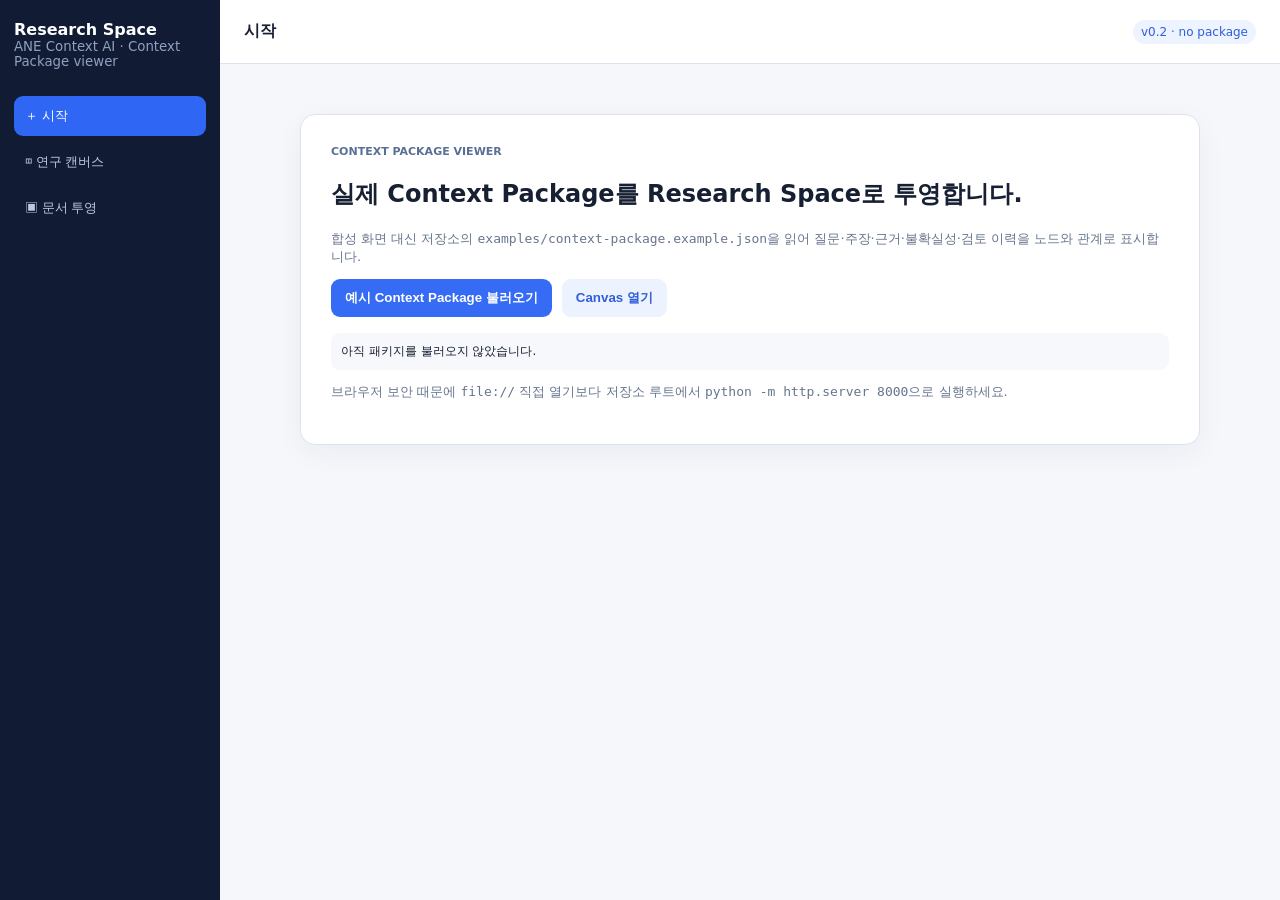
<file: prototypes/research-space/index.html>
<!doctype html>
<html lang="ko">
<head>
  <meta charset="utf-8">
  <meta name="viewport" content="width=device-width,initial-scale=1">
  <title>Research Space v0.2</title>
  <style>
    *{box-sizing:border-box}body{margin:0;font-family:system-ui,-apple-system,sans-serif;background:#f5f7fb;color:#172033}.app{display:grid;grid-template-columns:220px 1fr;min-height:100vh}.side{background:#111c34;color:#fff;padding:20px 14px}.brand{font-weight:800;margin-bottom:24px}.brand small{display:block;color:#91a0c1;font-weight:400}.nav button{width:100%;border:0;background:transparent;color:#bec9de;text-align:left;padding:11px;border-radius:9px;margin:3px 0;cursor:pointer}.nav button.active,.nav button:hover{background:#2f67f4;color:#fff}.main{min-width:0}.top{height:64px;background:#fff;border-bottom:1px solid #dde3ee;display:flex;align-items:center;justify-content:space-between;padding:0 24px}.view{display:none;padding:26px}.view.active{display:block}.panel{background:#fff;border:1px solid #dce3ee;border-radius:15px;box-shadow:0 8px 28px #1720330d}.new{max-width:900px;padding:30px;margin:24px auto}.actions{display:flex;gap:10px;flex-wrap:wrap}.primary,.secondary{border:0;border-radius:9px;padding:10px 14px;cursor:pointer;font-weight:800}.primary{background:#356bf5;color:#fff}.secondary{background:#edf2ff;color:#315fd8}.meta{font-size:13px;color:#67758d}.tag{font-size:11px;color:#597096;font-weight:800;text-transform:uppercase}.canvas{display:grid;grid-template-columns:190px minmax(620px,1fr) 300px;gap:14px;height:calc(100vh - 116px)}.tool,.inspect{padding:16px}.legend{display:grid;gap:7px;margin-top:14px}.legend span{display:flex;gap:7px;align-items:center;font-size:12px;color:#66758c}.dot{width:10px;height:10px;border-radius:99px;display:inline-block}.graph{position:relative;overflow:auto;min-height:620px;background-image:radial-gradient(#dce4f0 1px,transparent 1px);background-size:20px 20px}.graph-inner{position:relative;min-width:1180px;min-height:720px}.edge-layer{position:absolute;inset:0;pointer-events:none;overflow:visible}.edge{stroke:#9aacbf;stroke-width:1.5;fill:none;marker-end:url(#arrow)}.edge-label{font-size:10px;fill:#607087}.node{position:absolute;width:190px;min-height:80px;padding:12px;border:1px solid #cad5e5;border-radius:11px;background:#fff;box-shadow:0 6px 18px #18223a12;cursor:pointer}.node.selected{outline:3px solid #356bf53d}.node.question{border-color:#7298f5}.node.claim{border-color:#52b788}.node.evidence{border-color:#d6a84b}.node.uncertainty{border-color:#e07a7a}.node.review,.node.provenance{border-style:dashed}.node .label{display:block;font-size:13px;line-height:1.35;margin-top:5px}.inspect h3{margin:0 0 6px}.inspect pre{white-space:pre-wrap;word-break:break-word;background:#f6f8fc;border-radius:9px;padding:10px;font-size:11px;max-height:280px;overflow:auto}.status{display:inline-block;padding:5px 8px;border-radius:999px;background:#edf3ff;color:#315fd8;font-size:12px}.load-state{margin-top:16px;padding:10px;border-radius:9px;background:#f6f8fc;font-size:12px}.manu{max-width:980px;margin:auto;display:grid;grid-template-columns:1fr 250px;gap:16px}.paper{padding:38px}.paper h1{font-size:28px}.paper p{line-height:1.75}.outline{padding:18px}.count-list{display:grid;gap:8px;font-size:13px}@media(max-width:980px){.app{grid-template-columns:76px 1fr}.brand{font-size:0}.brand:before{content:'RS';font-size:18px}.nav button{font-size:0}.nav button:first-letter{font-size:18px}.canvas{grid-template-columns:1fr}.tool,.inspect{display:none}.manu{grid-template-columns:1fr}}
  </style>
</head>
<body>
<div class="app">
  <aside class="side">
    <div class="brand">Research Space<small>ANE Context AI · Context Package viewer</small></div>
    <div class="nav">
      <button class="active" data-v="new">＋ 시작</button>
      <button data-v="canvas">◫ 연구 캔버스</button>
      <button data-v="manuscript">▣ 문서 투영</button>
    </div>
  </aside>
  <main class="main">
    <header class="top"><strong id="crumb">시작</strong><span class="status" id="packageStatus">v0.2 · no package</span></header>

    <section id="new" class="view active">
      <div class="panel new">
        <div class="tag">CONTEXT PACKAGE VIEWER</div>
        <h1>실제 Context Package를 Research Space로 투영합니다.</h1>
        <p class="meta">합성 화면 대신 저장소의 <code>examples/context-package.example.json</code>을 읽어 질문·주장·근거·불확실성·검토 이력을 노드와 관계로 표시합니다.</p>
        <div class="actions">
          <button class="primary" id="loadExample">예시 Context Package 불러오기</button>
          <button class="secondary" id="openCanvas" disabled>Canvas 열기</button>
        </div>
        <div class="load-state" id="loadState">아직 패키지를 불러오지 않았습니다.</div>
        <p class="meta">브라우저 보안 때문에 <code>file://</code> 직접 열기보다 저장소 루트에서 <code>python -m http.server 8000</code>으로 실행하세요.</p>
      </div>
    </section>

    <section id="canvas" class="view">
      <div class="canvas">
        <aside class="panel tool">
          <h3>레이어</h3>
          <div class="legend">
            <span><i class="dot" style="background:#7298f5"></i>질문</span>
            <span><i class="dot" style="background:#52b788"></i>주장</span>
            <span><i class="dot" style="background:#d6a84b"></i>근거</span>
            <span><i class="dot" style="background:#e07a7a"></i>불확실성</span>
            <span><i class="dot" style="background:#9aacbf"></i>검토 / provenance</span>
          </div>
          <hr>
          <div class="count-list" id="counts"></div>
        </aside>
        <div class="panel graph"><div id="graphInner" class="graph-inner"></div></div>
        <aside class="panel inspect">
          <div class="tag" id="inspectorType">NODE</div>
          <h3 id="inspectorTitle">노드를 선택하세요</h3>
          <p class="meta" id="inspectorMeta">Context Package의 구조를 그대로 표시합니다.</p>
          <pre id="inspectorData">{}</pre>
          <button class="primary" id="toDoc" disabled>현재 패키지를 문서로 보기</button>
        </aside>
      </div>
    </section>

    <section id="manuscript" class="view">
      <div class="manu">
        <article class="panel paper">
          <div class="tag">MANUSCRIPT PROJECTION</div>
          <h1 id="docTitle">Context Package</h1>
          <h2>질문</h2><p id="docQuestion"></p>
          <h2>현재 주장</h2><div id="docClaims"></div>
          <h2>불확실성과 제한</h2><div id="docUncertainties"></div>
        </article>
        <aside class="panel outline">
          <h3>패키지 메타데이터</h3>
          <div id="docMeta" class="count-list"></div>
        </aside>
      </div>
    </section>
  </main>
</div>
<script type="module">
  import { loadContextPackage, buildCanvasLayout } from './context-package-loader.mjs';

  const EXAMPLE_URL='../../examples/context-package.example.json';
  const buttons=[...document.querySelectorAll('[data-v]')];
  const views=[...document.querySelectorAll('.view')];
  let current=null;

  function show(id){
    views.forEach(v=>v.classList.toggle('active',v.id===id));
    buttons.forEach(b=>b.classList.toggle('active',b.dataset.v===id));
    document.querySelector('#crumb').textContent={new:'시작',canvas:'연구 캔버스',manuscript:'문서 투영'}[id];
  }
  buttons.forEach(b=>b.onclick=()=>show(b.dataset.v));

  function nodeCounts(nodes){
    const counts={};
    nodes.forEach(node=>counts[node.type]=(counts[node.type]||0)+1);
    return counts;
  }

  function edgeEndpoints(nodes){
    return new Map(nodes.map(node=>[node.id,{x:node.x+95,y:node.y+40}]));
  }

  function renderGraph(graph){
    const nodes=buildCanvasLayout(graph);
    const inner=document.querySelector('#graphInner');
    inner.innerHTML='';
    const endpoints=edgeEndpoints(nodes);
    const svg=document.createElementNS('http://www.w3.org/2000/svg','svg');
    svg.setAttribute('class','edge-layer');
    svg.setAttribute('width','1180'); svg.setAttribute('height','720');
    svg.innerHTML='<defs><marker id="arrow" viewBox="0 0 10 10" refX="9" refY="5" markerWidth="6" markerHeight="6" orient="auto-start-reverse"><path d="M 0 0 L 10 5 L 0 10 z" fill="#9aacbf"/></marker></defs>';
    graph.edges.forEach(edge=>{
      const a=endpoints.get(edge.from), b=endpoints.get(edge.to); if(!a||!b)return;
      const line=document.createElementNS('http://www.w3.org/2000/svg','line');
      line.setAttribute('x1',a.x); line.setAttribute('y1',a.y); line.setAttribute('x2',b.x); line.setAttribute('y2',b.y); line.setAttribute('class','edge'); svg.appendChild(line);
      const text=document.createElementNS('http://www.w3.org/2000/svg','text');
      text.setAttribute('x',(a.x+b.x)/2); text.setAttribute('y',(a.y+b.y)/2-5); text.setAttribute('class','edge-label'); text.textContent=edge.relation; svg.appendChild(text);
    });
    inner.appendChild(svg);
    nodes.forEach(node=>{
      const el=document.createElement('button');
      el.className=`node ${node.type}`; el.style.left=`${node.x}px`; el.style.top=`${node.y}px`;
      el.innerHTML=`<span class="tag">${node.type}</span><span class="label"></span>`;
      el.querySelector('.label').textContent=node.label;
      el.onclick=()=>selectNode(el,node);
      inner.appendChild(el);
    });
    const counts=nodeCounts(nodes);
    document.querySelector('#counts').innerHTML=Object.entries(counts).map(([k,v])=>`<div><b>${k}</b> · ${v}</div>`).join('');
  }

  function selectNode(el,node){
    document.querySelectorAll('.node').forEach(x=>x.classList.remove('selected')); el.classList.add('selected');
    document.querySelector('#inspectorType').textContent=node.type;
    document.querySelector('#inspectorTitle').textContent=node.label;
    document.querySelector('#inspectorMeta').textContent=`ID · ${node.id}`;
    document.querySelector('#inspectorData').textContent=JSON.stringify(node.data,null,2);
  }

  function renderDocument(pkg,graph){
    document.querySelector('#docTitle').textContent=pkg.question.normalized || pkg.question.original;
    document.querySelector('#docQuestion').textContent=pkg.question.original;
    document.querySelector('#docClaims').innerHTML=(pkg.claims.length?pkg.claims:[{statement:'현재 주장이 없습니다.'}]).map(c=>`<p>${escapeHtml(c.statement)}${c.confidence?` <span class="status">${escapeHtml(c.confidence)}</span>`:''}</p>`).join('');
    document.querySelector('#docUncertainties').innerHTML=(pkg.uncertainties.length?pkg.uncertainties:[{description:'기록된 불확실성이 없습니다.'}]).map(u=>`<p>${escapeHtml(u.description)}</p>`).join('');
    document.querySelector('#docMeta').innerHTML=`<div>Package · ${escapeHtml(pkg.id)}</div><div>Schema · ${escapeHtml(pkg.schema_version)}</div><div>Review · ${escapeHtml(pkg.review.status)}</div><div>Nodes · ${graph.nodes.length}</div><div>Edges · ${graph.edges.length}</div>`;
  }

  function escapeHtml(value=''){const div=document.createElement('div');div.textContent=String(value);return div.innerHTML;}

  document.querySelector('#loadExample').onclick=async()=>{
    const state=document.querySelector('#loadState'); state.textContent='Context Package를 불러오는 중…';
    try{
      current=await loadContextPackage(EXAMPLE_URL);
      renderGraph(current.graph); renderDocument(current.package,current.graph);
      state.textContent=`✓ ${current.package.id} · ${current.graph.nodes.length} nodes / ${current.graph.edges.length} edges`;
      document.querySelector('#packageStatus').textContent=`${current.package.schema_version} · ${current.package.review.status}`;
      document.querySelector('#openCanvas').disabled=false; document.querySelector('#toDoc').disabled=false;
    }catch(error){ state.textContent=`불러오기 실패: ${error.message}`; }
  };
  document.querySelector('#openCanvas').onclick=()=>show('canvas');
  document.querySelector('#toDoc').onclick=()=>show('manuscript');
</script>
</body>
</html>
</file>
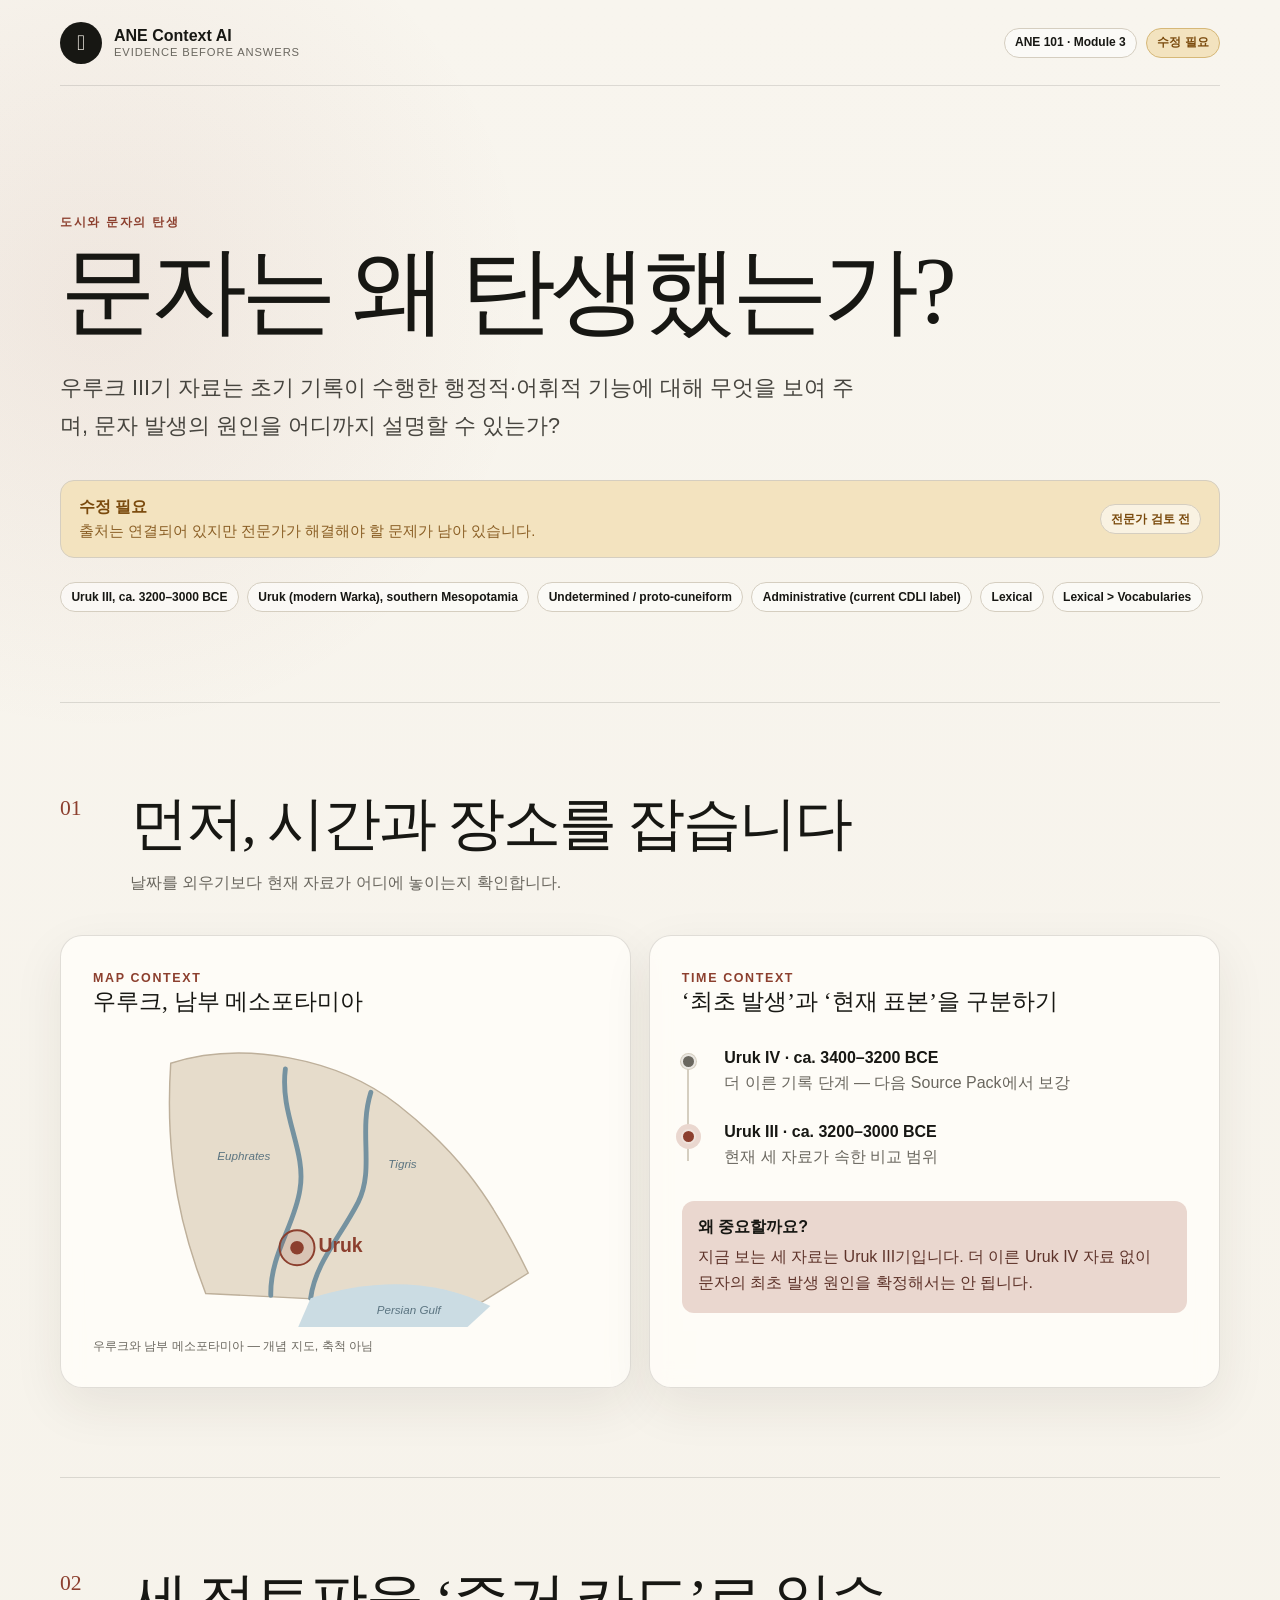
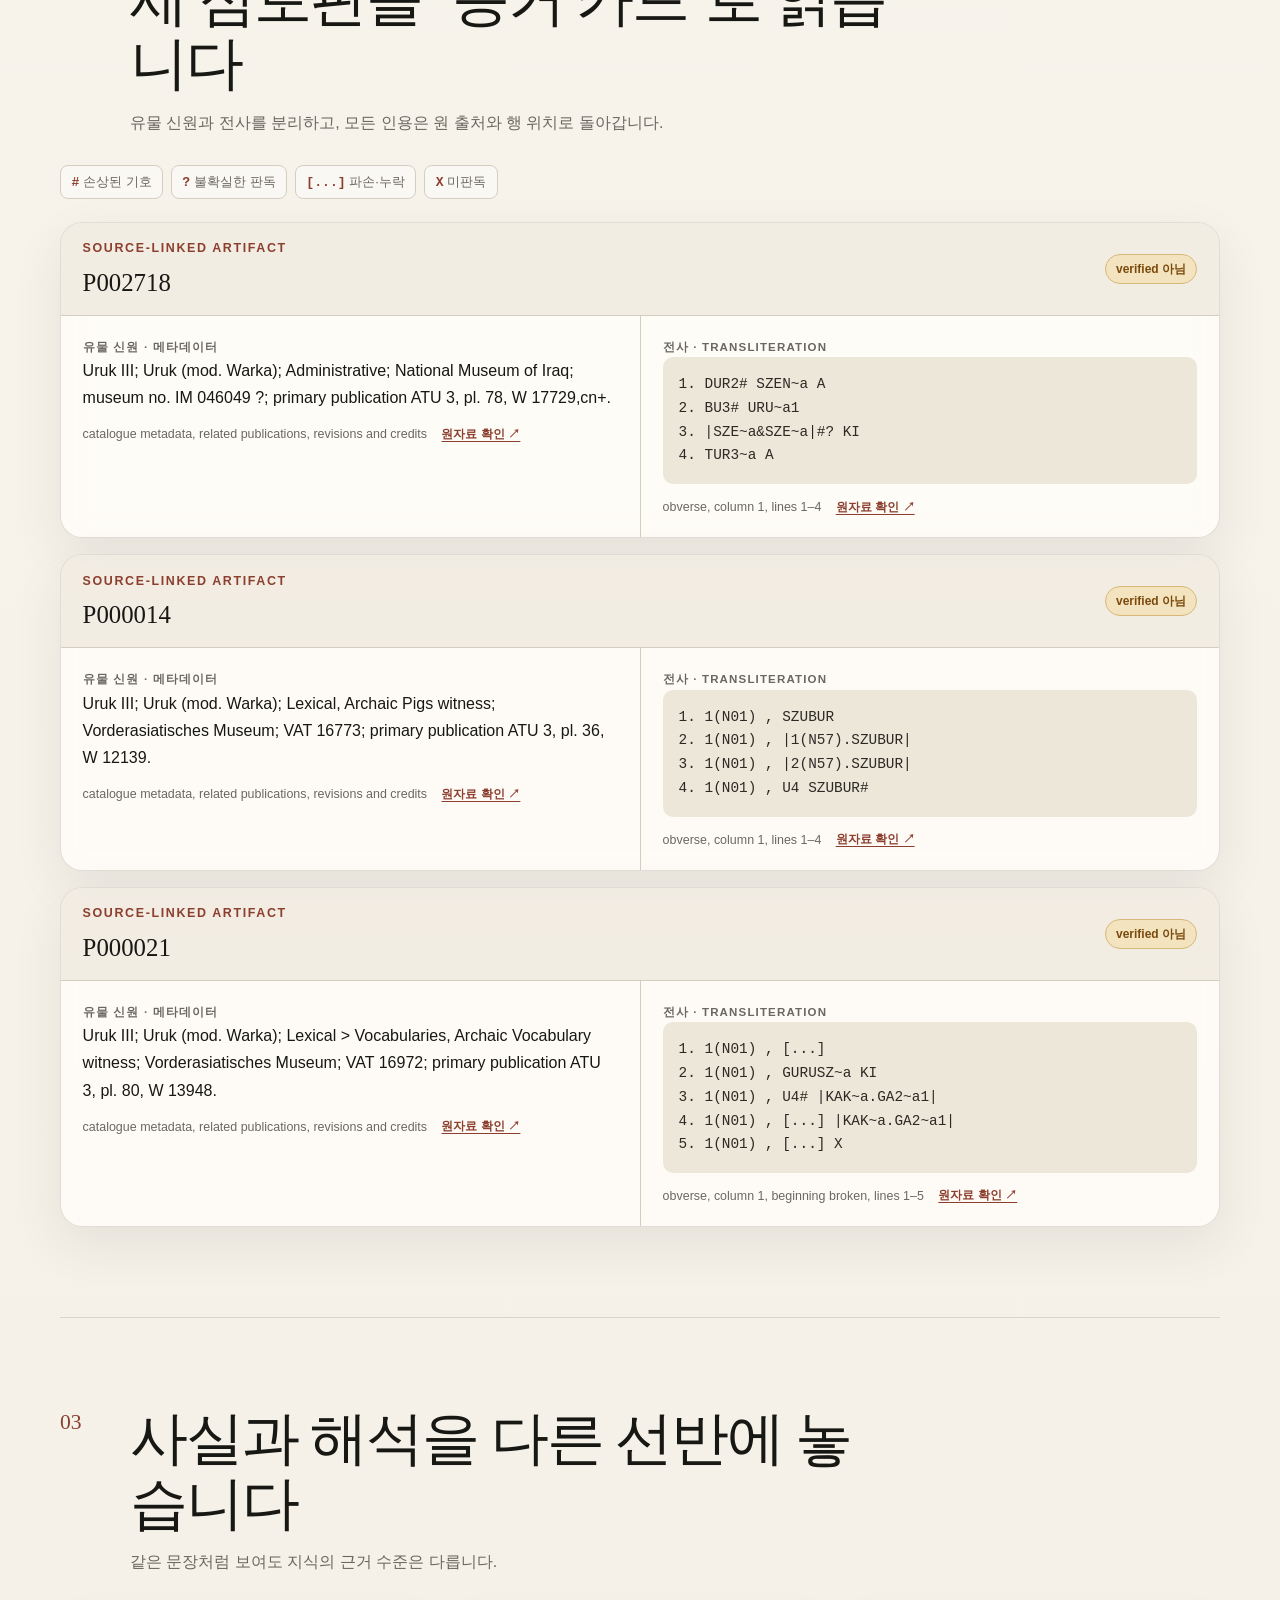
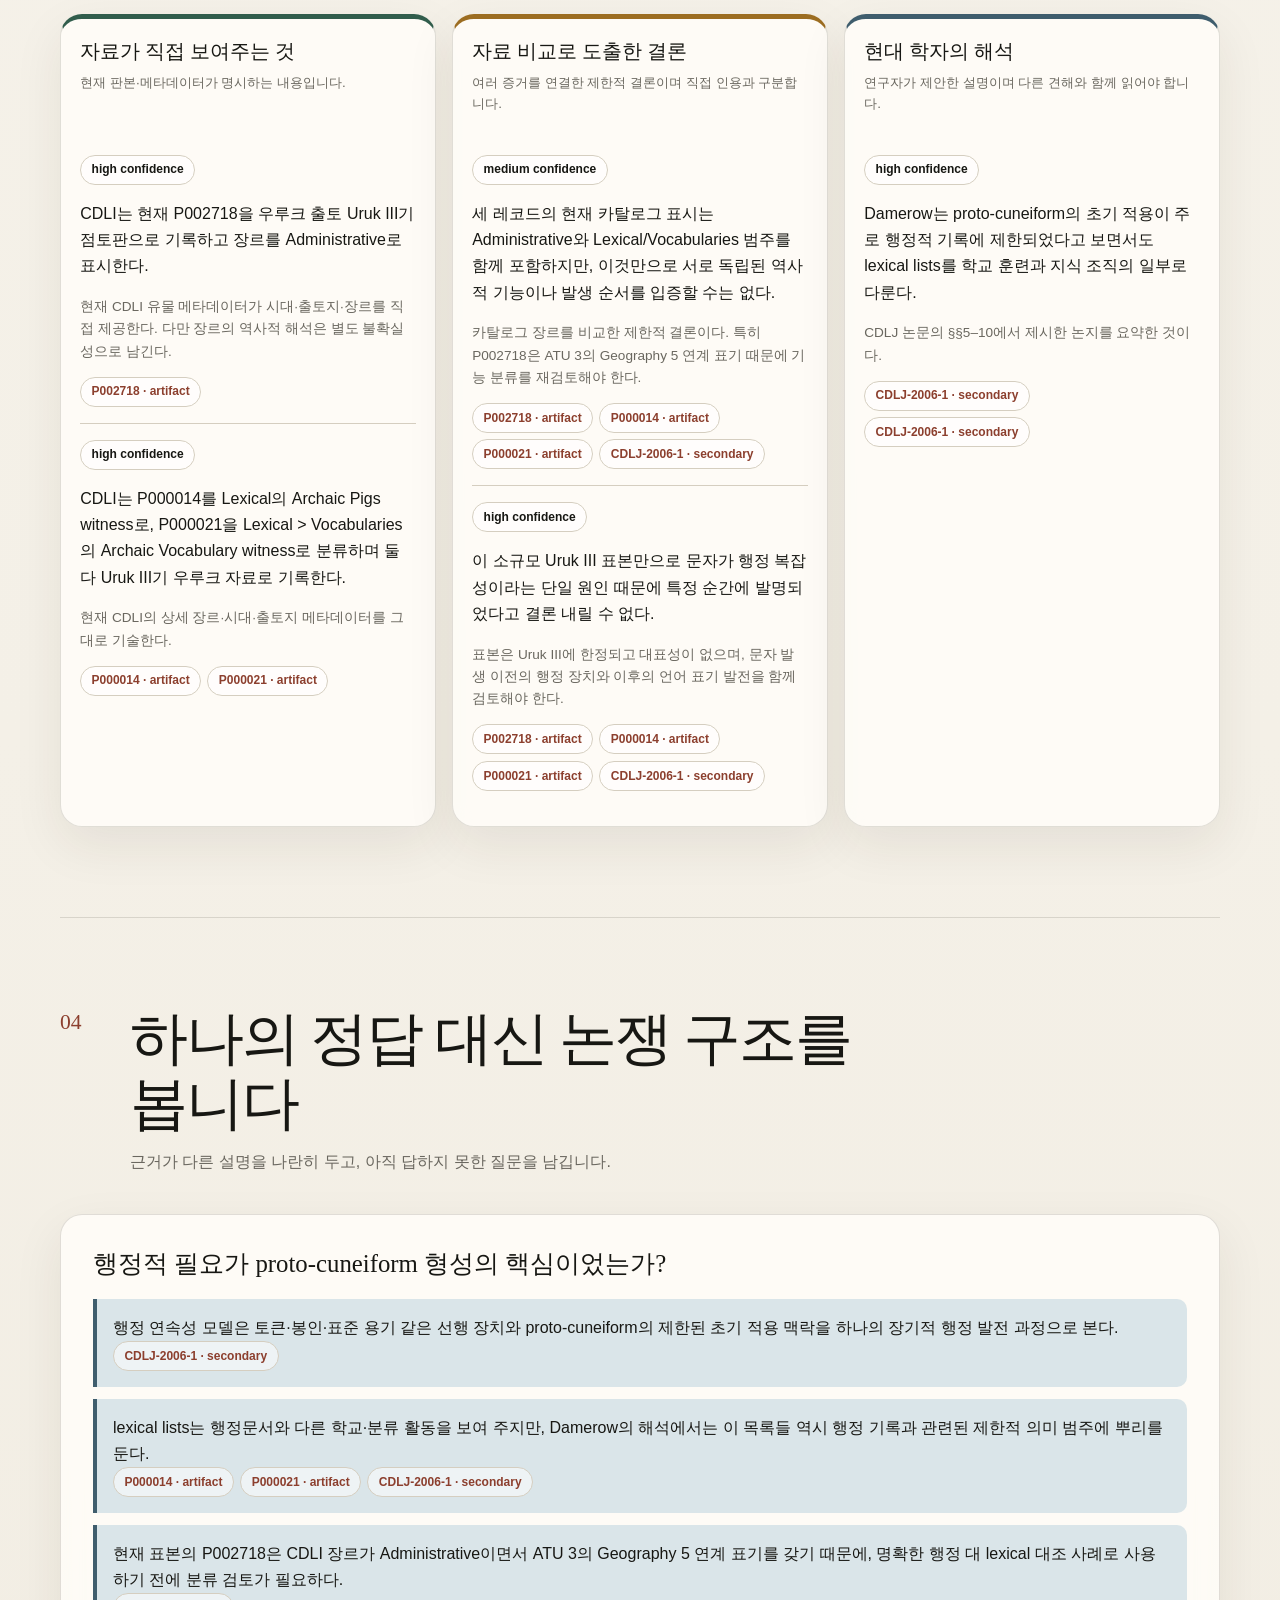
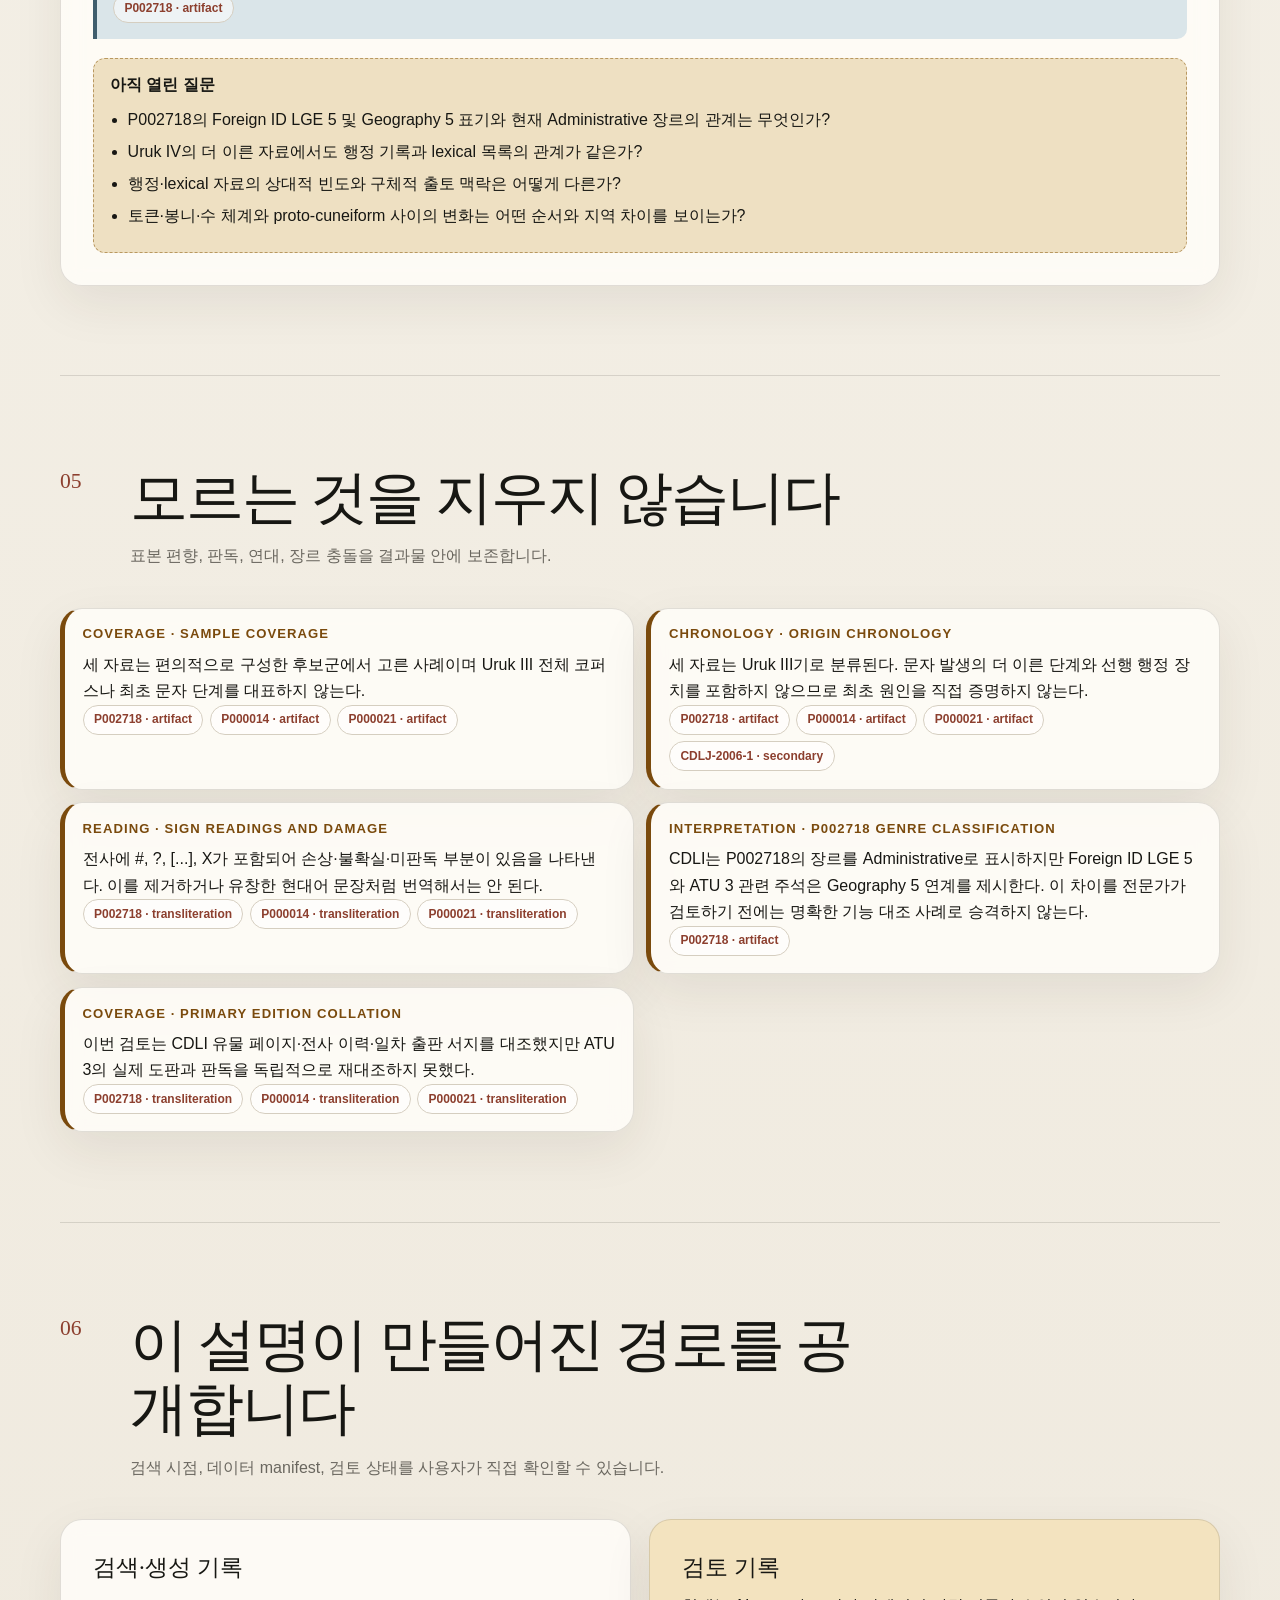
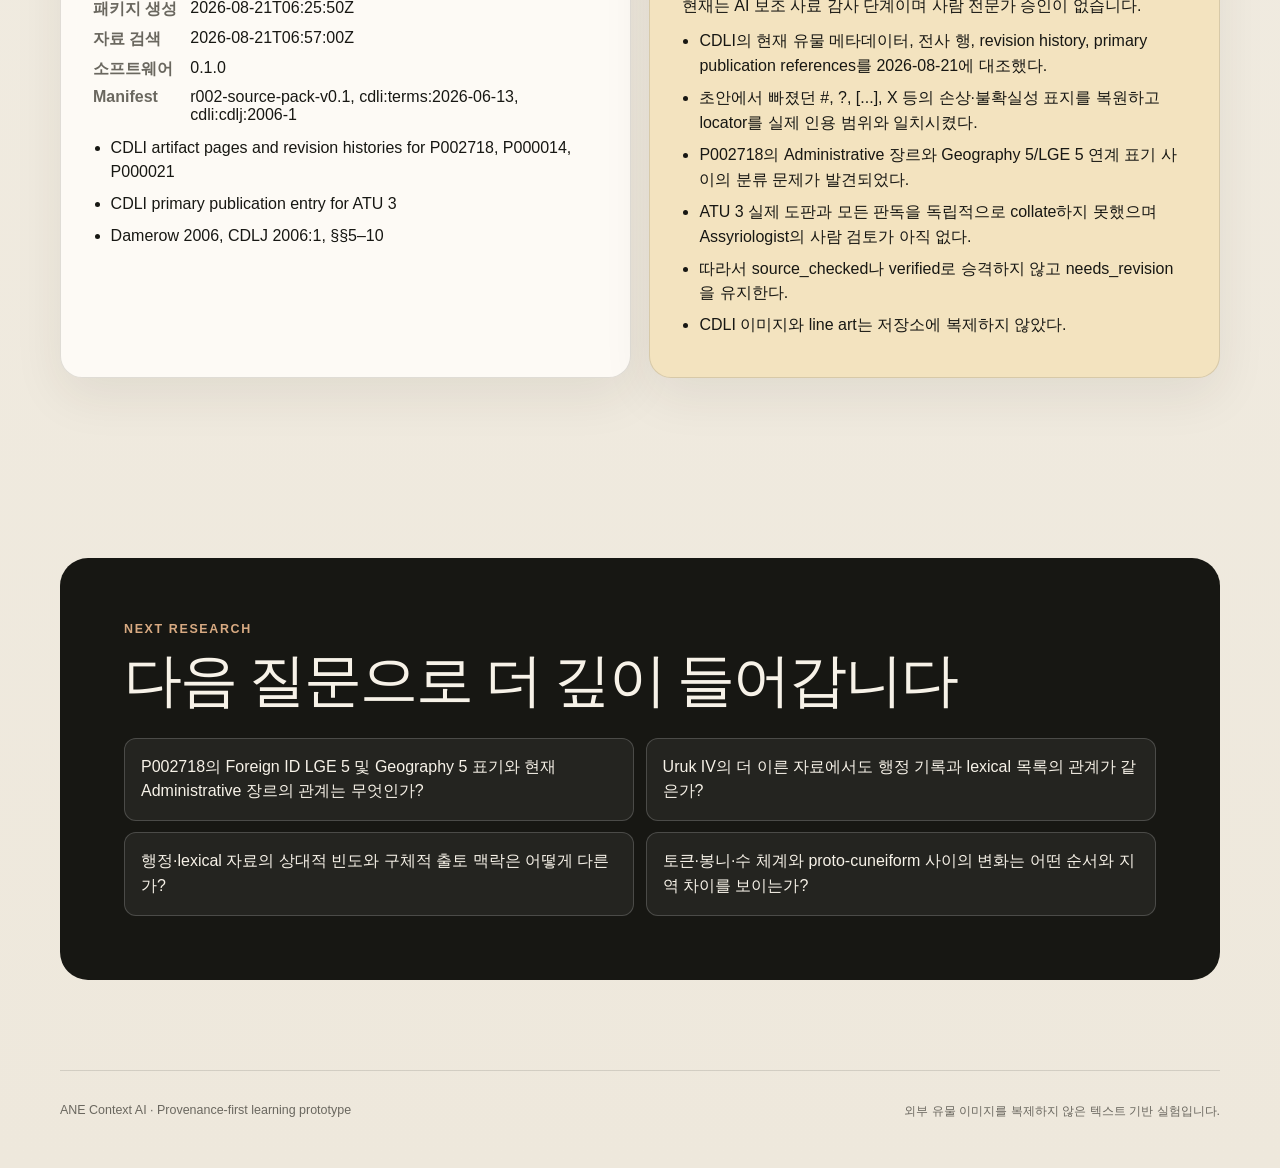
<file: web/r002/index.html>
<!doctype html>
<html lang="ko">
  <head>
    <meta charset="utf-8" />
    <meta name="viewport" content="width=device-width, initial-scale=1" />
    <meta
      name="description"
      content="ANE Context AI의 첫 초보자용 고대근동 Context Package 학습 화면"
    />
    <title>문자는 왜 탄생했는가? · ANE Context AI</title>
    <link rel="stylesheet" href="./styles.css" />
    <script src="./app.js" defer></script>
  </head>
  <body>
    <a class="skip-link" href="#main-content">본문으로 건너뛰기</a>

    <header class="topbar">
      <a class="brand" href="../../README.md" aria-label="ANE Context AI 저장소 소개">
        <span class="brand-mark" aria-hidden="true">𒀭</span>
        <span>
          <strong>ANE Context AI</strong>
          <small>Evidence before answers</small>
        </span>
      </a>
      <div class="topbar-meta">
        <span id="module-code" class="module-chip">ANE 101 · Module 3</span>
        <span id="top-review-status" class="status-chip status-neutral">불러오는 중</span>
      </div>
    </header>

    <main id="main-content">
      <section class="hero" aria-labelledby="question-title">
        <p class="eyebrow" id="module-title">도시와 문자의 탄생</p>
        <h1 id="question-title">문자는 왜 탄생했는가?</h1>
        <p id="normalized-question" class="hero-summary">
          연구 패키지를 불러오고 있습니다.
        </p>
        <div id="review-banner" class="review-banner status-neutral" role="status">
          <div>
            <strong id="review-label">검토 상태 확인 중</strong>
            <p id="review-message">잠시만 기다려 주세요.</p>
          </div>
          <span id="human-review-badge" class="human-review-badge">사람 검토 확인 중</span>
        </div>
        <div id="scope-chips" class="scope-chips" aria-label="학습 범위"></div>
      </section>

      <section id="orientation" class="section-block" aria-labelledby="orientation-title">
        <div class="section-heading">
          <p class="section-number">01</p>
          <div>
            <h2 id="orientation-title">먼저, 시간과 장소를 잡습니다</h2>
            <p>날짜를 외우기보다 현재 자료가 어디에 놓이는지 확인합니다.</p>
          </div>
        </div>
        <div class="orientation-grid">
          <article class="panel map-panel">
            <div class="panel-heading">
              <span class="panel-kicker">MAP CONTEXT</span>
              <h3>우루크, 남부 메소포타미아</h3>
            </div>
            <svg
              class="concept-map"
              viewBox="0 0 520 300"
              role="img"
              aria-labelledby="map-title map-description"
            >
              <title id="map-title">우루크 개념 지도</title>
              <desc id="map-description">티그리스강과 유프라테스강, 페르시아만, 우루크의 상대적 위치를 단순화한 축척 없는 지도</desc>
              <path class="land" d="M80 28 C154 4 253 23 314 71 C370 115 407 159 448 244 L392 279 L116 265 C94 208 73 135 80 28Z" />
              <path class="river" d="M198 34 C192 81 220 118 213 158 C208 194 182 225 183 267" />
              <path class="river" d="M286 58 C273 99 290 137 273 171 C254 208 229 233 224 270" />
              <path class="gulf" d="M224 270 C288 249 354 250 409 278 L385 300 L211 300Z" />
              <circle class="map-marker-ring" cx="210" cy="218" r="18" />
              <circle class="map-marker" cx="210" cy="218" r="7" />
              <text class="map-label" x="232" y="222">Uruk</text>
              <text class="river-label" x="128" y="128">Euphrates</text>
              <text class="river-label" x="304" y="136">Tigris</text>
              <text class="gulf-label" x="292" y="286">Persian Gulf</text>
            </svg>
            <p id="map-caption" class="caption">개념 지도 — 축척 아님</p>
          </article>

          <article class="panel timeline-panel">
            <div class="panel-heading">
              <span class="panel-kicker">TIME CONTEXT</span>
              <h3>‘최초 발생’과 ‘현재 표본’을 구분하기</h3>
            </div>
            <div id="timeline" class="timeline" aria-label="우루크 IV와 III 연대표"></div>
            <div class="timeline-callout">
              <strong>왜 중요할까요?</strong>
              <p>
                지금 보는 세 자료는 Uruk III기입니다. 더 이른 Uruk IV 자료 없이
                문자의 최초 발생 원인을 확정해서는 안 됩니다.
              </p>
            </div>
          </article>
        </div>
      </section>

      <section id="artifacts" class="section-block" aria-labelledby="artifacts-title">
        <div class="section-heading">
          <p class="section-number">02</p>
          <div>
            <h2 id="artifacts-title">세 점토판을 ‘증거 카드’로 읽습니다</h2>
            <p>유물 신원과 전사를 분리하고, 모든 인용은 원 출처와 행 위치로 돌아갑니다.</p>
          </div>
        </div>
        <div class="notation-legend" aria-label="전사 불확실성 기호 설명">
          <span><code>#</code> 손상된 기호</span>
          <span><code>?</code> 불확실한 판독</span>
          <span><code>[...]</code> 파손·누락</span>
          <span><code>X</code> 미판독</span>
        </div>
        <div id="artifact-list" class="artifact-list"></div>
      </section>

      <section id="claims" class="section-block" aria-labelledby="claims-title">
        <div class="section-heading">
          <p class="section-number">03</p>
          <div>
            <h2 id="claims-title">사실과 해석을 다른 선반에 놓습니다</h2>
            <p>같은 문장처럼 보여도 지식의 근거 수준은 다릅니다.</p>
          </div>
        </div>
        <div id="claim-lanes" class="claim-lanes"></div>
      </section>

      <section id="debates" class="section-block" aria-labelledby="debates-title">
        <div class="section-heading">
          <p class="section-number">04</p>
          <div>
            <h2 id="debates-title">하나의 정답 대신 논쟁 구조를 봅니다</h2>
            <p>근거가 다른 설명을 나란히 두고, 아직 답하지 못한 질문을 남깁니다.</p>
          </div>
        </div>
        <div id="debate-list"></div>
      </section>

      <section id="uncertainties" class="section-block" aria-labelledby="uncertainties-title">
        <div class="section-heading">
          <p class="section-number">05</p>
          <div>
            <h2 id="uncertainties-title">모르는 것을 지우지 않습니다</h2>
            <p>표본 편향, 판독, 연대, 장르 충돌을 결과물 안에 보존합니다.</p>
          </div>
        </div>
        <div id="uncertainty-list" class="uncertainty-grid"></div>
      </section>

      <section id="provenance" class="section-block" aria-labelledby="provenance-title">
        <div class="section-heading">
          <p class="section-number">06</p>
          <div>
            <h2 id="provenance-title">이 설명이 만들어진 경로를 공개합니다</h2>
            <p>검색 시점, 데이터 manifest, 검토 상태를 사용자가 직접 확인할 수 있습니다.</p>
          </div>
        </div>
        <div class="provenance-grid">
          <article class="panel">
            <h3>검색·생성 기록</h3>
            <dl id="provenance-meta" class="metadata-list"></dl>
            <ul id="query-list" class="compact-list"></ul>
          </article>
          <article class="panel review-panel">
            <h3>검토 기록</h3>
            <div id="review-detail"></div>
          </article>
        </div>
      </section>

      <section id="next-questions" class="next-section" aria-labelledby="next-title">
        <p class="eyebrow">NEXT RESEARCH</p>
        <h2 id="next-title">다음 질문으로 더 깊이 들어갑니다</h2>
        <div id="next-question-list" class="next-question-list"></div>
      </section>

      <div id="load-error" class="load-error" hidden role="alert"></div>
    </main>

    <footer>
      <p>ANE Context AI · Provenance-first learning prototype</p>
      <p>외부 유물 이미지를 복제하지 않은 텍스트 기반 실험입니다.</p>
    </footer>
  </body>
</html>
</file>
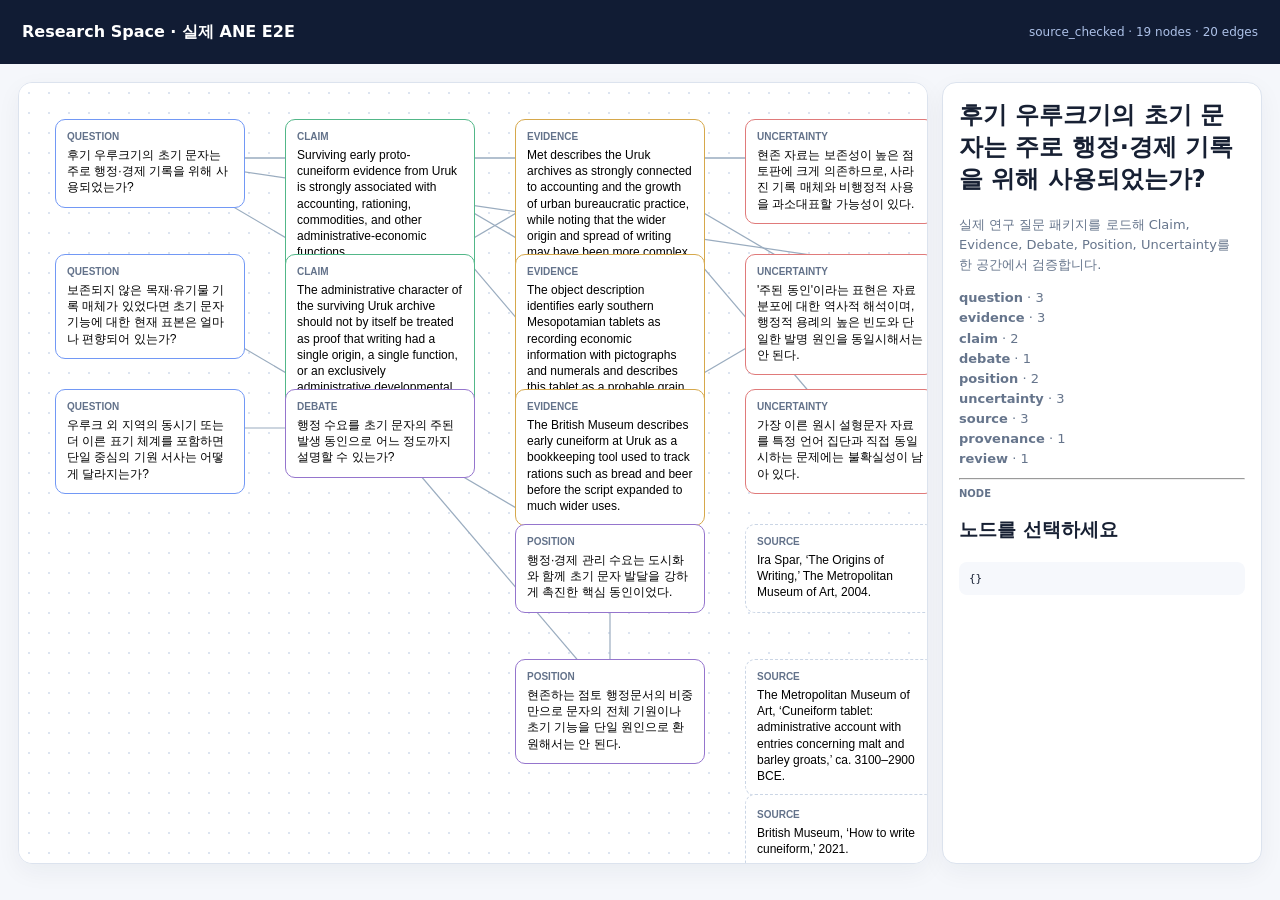
<file: prototypes/research-space/ane-e2e.html>
<!doctype html>
<html lang="ko">
<head>
<meta charset="utf-8"><meta name="viewport" content="width=device-width,initial-scale=1">
<title>Research Space · ANE E2E</title>
<style>
*{box-sizing:border-box}body{margin:0;font-family:system-ui,-apple-system,sans-serif;background:#f5f7fb;color:#172033}header{height:64px;padding:0 22px;background:#111c34;color:white;display:flex;align-items:center;justify-content:space-between}.wrap{display:grid;grid-template-columns:1fr 320px;gap:14px;padding:18px}.panel{background:white;border:1px solid #dce3ee;border-radius:14px;box-shadow:0 8px 24px #1720330d}.graph{position:relative;overflow:auto;min-height:780px}.inner{position:relative;width:1240px;min-height:780px;background-image:radial-gradient(#dce4f0 1px,transparent 1px);background-size:20px 20px}.node{position:absolute;width:190px;min-height:78px;padding:11px;border:1px solid #cad5e5;border-radius:10px;background:#fff;text-align:left;cursor:pointer}.node.question{border-color:#7298f5}.node.claim{border-color:#52b788}.node.evidence{border-color:#d6a84b}.node.debate,.node.position{border-color:#9575cd}.node.uncertainty{border-color:#e07a7a}.node.provenance,.node.review,.node.source{border-style:dashed}.tag{display:block;font-size:10px;font-weight:800;color:#63728a;text-transform:uppercase}.label{display:block;font-size:12px;line-height:1.35;margin-top:5px}.edge-layer{position:absolute;inset:0;pointer-events:none}.edge{stroke:#9aacbf;stroke-width:1.2}.side{padding:16px}.side h2{margin-top:0}.side pre{white-space:pre-wrap;word-break:break-word;background:#f6f8fc;padding:10px;border-radius:8px;max-height:430px;overflow:auto;font-size:11px}.status{font-size:12px;color:#adc1e8}.summary{font-size:13px;color:#66758c;line-height:1.55}@media(max-width:900px){.wrap{grid-template-columns:1fr}.side{order:-1}}
</style>
</head>
<body>
<header><strong>Research Space · 실제 ANE E2E</strong><span class="status" id="status">loading…</span></header>
<div class="wrap">
  <section class="panel graph"><div id="graph" class="inner"></div></section>
  <aside class="panel side">
    <h2 id="title">후기 우루크 초기 문자</h2>
    <p class="summary" id="summary">실제 연구 질문 패키지를 로드해 Claim, Evidence, Debate, Position, Uncertainty를 한 공간에서 검증합니다.</p>
    <div id="counts" class="summary"></div>
    <hr>
    <span class="tag" id="type">NODE</span>
    <h3 id="nodeTitle">노드를 선택하세요</h3>
    <pre id="data">{}</pre>
  </aside>
</div>
<script type="module">
import { loadContextPackage, buildCanvasLayout } from './context-package-loader.mjs';
const URL='../../examples/context-package.uruk-writing.json';
const graphEl=document.querySelector('#graph');
function counts(nodes){return nodes.reduce((a,n)=>(a[n.type]=(a[n.type]||0)+1,a),{});}
function select(node){document.querySelector('#type').textContent=node.type;document.querySelector('#nodeTitle').textContent=node.label;document.querySelector('#data').textContent=JSON.stringify(node.data,null,2);}
try{
  const {package:pkg,graph}=await loadContextPackage(URL);
  const nodes=buildCanvasLayout(graph);
  document.querySelector('#status').textContent=`${pkg.review.status} · ${nodes.length} nodes · ${graph.edges.length} edges`;
  document.querySelector('#title').textContent=pkg.question.original;
  document.querySelector('#counts').innerHTML=Object.entries(counts(nodes)).map(([k,v])=>`<div><b>${k}</b> · ${v}</div>`).join('');
  const byId=new Map(nodes.map(n=>[n.id,n]));
  const svg=document.createElementNS('http://www.w3.org/2000/svg','svg');svg.setAttribute('class','edge-layer');svg.setAttribute('width','1240');svg.setAttribute('height','780');
  graph.edges.forEach(e=>{const a=byId.get(e.from),b=byId.get(e.to);if(!a||!b)return;const line=document.createElementNS('http://www.w3.org/2000/svg','line');line.setAttribute('x1',a.x+95);line.setAttribute('y1',a.y+39);line.setAttribute('x2',b.x+95);line.setAttribute('y2',b.y+39);line.setAttribute('class','edge');line.setAttribute('data-relation',e.relation);svg.appendChild(line);});
  graphEl.appendChild(svg);
  nodes.forEach(node=>{const el=document.createElement('button');el.className=`node ${node.type}`;el.style.left=`${node.x}px`;el.style.top=`${node.y}px`;el.innerHTML='<span class="tag"></span><span class="label"></span>';el.querySelector('.tag').textContent=node.type;el.querySelector('.label').textContent=node.label;el.onclick=()=>select(node);graphEl.appendChild(el);});
}catch(error){document.querySelector('#status').textContent='load failed';document.querySelector('#summary').textContent=error.message;}
</script>
</body>
</html>
</file>
<file: web/r002/styles.css>
:root {
  --paper: #f4f0e7;
  --paper-deep: #e8e0d1;
  --surface: rgba(255, 253, 248, 0.86);
  --ink: #171713;
  --muted: #6a675f;
  --line: #d5cec0;
  --accent: #8c3f2e;
  --accent-soft: #ead7cf;
  --ochre: #9c6d21;
  --ochre-soft: #eee0c2;
  --green: #315d4c;
  --green-soft: #dbe7df;
  --blue: #3f5d6d;
  --blue-soft: #dae5e9;
  --warning: #7a4a0d;
  --warning-soft: #f3e3bf;
  --shadow: 0 18px 50px rgba(46, 37, 25, 0.08);
  --radius: 22px;
  --content: 1160px;
  font-family: Inter, Pretendard, "Noto Sans KR", -apple-system, BlinkMacSystemFont,
    "Segoe UI", sans-serif;
  color: var(--ink);
  background: var(--paper);
}

* {
  box-sizing: border-box;
}

html {
  scroll-behavior: smooth;
}

body {
  margin: 0;
  min-height: 100vh;
  background:
    radial-gradient(circle at 8% 4%, rgba(140, 63, 46, 0.08), transparent 27rem),
    linear-gradient(180deg, #f8f5ee 0%, var(--paper) 52%, #eee8dc 100%);
}

a {
  color: inherit;
}

.skip-link {
  position: fixed;
  left: 1rem;
  top: -5rem;
  z-index: 100;
  padding: 0.75rem 1rem;
  background: var(--ink);
  color: white;
  border-radius: 8px;
}

.skip-link:focus {
  top: 1rem;
}

.topbar {
  width: min(calc(100% - 2rem), var(--content));
  margin: 0 auto;
  min-height: 86px;
  display: flex;
  align-items: center;
  justify-content: space-between;
  gap: 1rem;
  border-bottom: 1px solid rgba(23, 23, 19, 0.12);
}

.brand {
  display: inline-flex;
  align-items: center;
  gap: 0.75rem;
  text-decoration: none;
}

.brand-mark {
  width: 42px;
  height: 42px;
  display: grid;
  place-items: center;
  color: var(--paper);
  background: var(--ink);
  border-radius: 50%;
  font-size: 1.35rem;
}

.brand strong,
.brand small {
  display: block;
}

.brand small {
  margin-top: 0.1rem;
  color: var(--muted);
  font-size: 0.7rem;
  letter-spacing: 0.08em;
  text-transform: uppercase;
}

.topbar-meta {
  display: flex;
  flex-wrap: wrap;
  justify-content: flex-end;
  gap: 0.55rem;
}

.module-chip,
.status-chip,
.scope-chip,
.claim-status,
.evidence-chip,
.human-review-badge {
  display: inline-flex;
  align-items: center;
  min-height: 30px;
  padding: 0.35rem 0.65rem;
  border: 1px solid var(--line);
  border-radius: 999px;
  background: rgba(255, 255, 255, 0.55);
  font-size: 0.75rem;
  font-weight: 700;
  line-height: 1.2;
}

.status-warning {
  color: var(--warning);
  border-color: #d6b878;
  background: var(--warning-soft);
}

.status-positive {
  color: var(--green);
  border-color: #9bbbad;
  background: var(--green-soft);
}

.status-neutral {
  color: var(--muted);
  background: rgba(255, 255, 255, 0.52);
}

main {
  width: min(calc(100% - 2rem), var(--content));
  margin: 0 auto;
}

.hero {
  padding: clamp(4.5rem, 10vw, 8.5rem) 0 clamp(3.5rem, 7vw, 6rem);
}

.eyebrow,
.panel-kicker {
  margin: 0 0 0.85rem;
  color: var(--accent);
  font-size: 0.78rem;
  font-weight: 800;
  letter-spacing: 0.13em;
  text-transform: uppercase;
}

.hero h1 {
  max-width: 900px;
  margin: 0;
  font-family: Georgia, "Times New Roman", serif;
  font-size: clamp(3rem, 7.5vw, 6.7rem);
  font-weight: 500;
  line-height: 0.96;
  letter-spacing: -0.055em;
}

.hero-summary {
  max-width: 820px;
  margin: 2rem 0 0;
  color: #47453f;
  font-size: clamp(1.05rem, 2vw, 1.35rem);
  line-height: 1.75;
}

.review-banner {
  margin-top: 2.2rem;
  padding: 1rem 1.1rem;
  display: flex;
  justify-content: space-between;
  gap: 1rem;
  align-items: center;
  border: 1px solid var(--line);
  border-radius: 14px;
}

.review-banner p {
  margin: 0.3rem 0 0;
  color: currentColor;
  opacity: 0.86;
  font-size: 0.92rem;
}

.scope-chips {
  display: flex;
  flex-wrap: wrap;
  gap: 0.5rem;
  margin-top: 1.5rem;
}

.section-block {
  padding: clamp(3.5rem, 7vw, 6.5rem) 0;
  border-top: 1px solid rgba(23, 23, 19, 0.13);
}

.section-heading {
  display: grid;
  grid-template-columns: 54px minmax(0, 760px);
  gap: 1rem;
  margin-bottom: 2.4rem;
}

.section-number {
  margin: 0.2rem 0 0;
  color: var(--accent);
  font-family: Georgia, "Times New Roman", serif;
  font-size: 1.35rem;
}

.section-heading h2,
.next-section h2 {
  margin: 0;
  font-family: Georgia, "Times New Roman", serif;
  font-size: clamp(2rem, 4.5vw, 3.7rem);
  font-weight: 500;
  line-height: 1.12;
  letter-spacing: -0.035em;
}

.section-heading p:not(.section-number) {
  margin: 0.75rem 0 0;
  color: var(--muted);
  font-size: 1rem;
  line-height: 1.7;
}

.orientation-grid,
.provenance-grid {
  display: grid;
  grid-template-columns: repeat(2, minmax(0, 1fr));
  gap: 1.1rem;
}

.panel,
.artifact-card,
.claim-lane,
.debate-card,
.uncertainty-card {
  border: 1px solid rgba(69, 61, 49, 0.16);
  background: var(--surface);
  border-radius: var(--radius);
  box-shadow: var(--shadow);
  backdrop-filter: blur(10px);
}

.panel {
  padding: clamp(1.3rem, 3vw, 2rem);
}

.panel-heading h3,
.panel h3 {
  margin: 0;
  font-family: Georgia, "Times New Roman", serif;
  font-size: 1.45rem;
  font-weight: 500;
}

.concept-map {
  width: 100%;
  height: auto;
  margin-top: 1.2rem;
}

.land {
  fill: #e6dccb;
  stroke: #beb09b;
  stroke-width: 1.5;
}

.river {
  fill: none;
  stroke: #7592a0;
  stroke-width: 5;
  stroke-linecap: round;
}

.gulf {
  fill: #cbdce3;
}

.map-marker-ring {
  fill: rgba(140, 63, 46, 0.15);
  stroke: var(--accent);
  stroke-width: 2;
}

.map-marker {
  fill: var(--accent);
}

.map-label {
  fill: var(--accent);
  font-size: 20px;
  font-weight: 800;
}

.river-label,
.gulf-label {
  fill: #5b7480;
  font-size: 12px;
  font-style: italic;
}

.caption {
  margin: 0.4rem 0 0;
  color: var(--muted);
  font-size: 0.78rem;
}

.timeline {
  position: relative;
  margin: 2rem 0;
  padding-left: 1.4rem;
}

.timeline::before {
  content: "";
  position: absolute;
  left: 5px;
  top: 8px;
  bottom: 8px;
  width: 2px;
  background: var(--line);
}

.timeline-item {
  position: relative;
  padding: 0 0 1.8rem 1.25rem;
}

.timeline-item:last-child {
  padding-bottom: 0;
}

.timeline-item::before {
  content: "";
  position: absolute;
  left: -1.42rem;
  top: 0.35rem;
  width: 11px;
  height: 11px;
  border: 2px solid var(--surface);
  border-radius: 50%;
  background: var(--muted);
  box-shadow: 0 0 0 1px var(--line);
}

.timeline-item.active::before {
  background: var(--accent);
  box-shadow: 0 0 0 5px var(--accent-soft);
}

.timeline-item strong,
.timeline-item span {
  display: block;
}

.timeline-item span {
  margin-top: 0.25rem;
  color: var(--muted);
  line-height: 1.5;
}

.timeline-callout {
  padding: 1rem;
  background: var(--accent-soft);
  border-radius: 12px;
}

.timeline-callout p {
  margin: 0.35rem 0 0;
  color: #5e332a;
  line-height: 1.65;
}

.notation-legend {
  display: flex;
  flex-wrap: wrap;
  gap: 0.5rem;
  margin: -0.6rem 0 1.4rem;
}

.notation-legend span {
  padding: 0.45rem 0.65rem;
  border: 1px solid var(--line);
  border-radius: 8px;
  color: var(--muted);
  background: rgba(255, 255, 255, 0.42);
  font-size: 0.82rem;
}

.notation-legend code {
  color: var(--accent);
  font-weight: 800;
}

.artifact-list {
  display: grid;
  gap: 1rem;
}

.artifact-card {
  overflow: hidden;
}

.artifact-card > header {
  padding: 1.15rem 1.35rem;
  display: flex;
  justify-content: space-between;
  align-items: center;
  gap: 1rem;
  background: rgba(232, 224, 209, 0.55);
  border-bottom: 1px solid var(--line);
}

.artifact-card h3 {
  margin: 0;
  font-family: Georgia, "Times New Roman", serif;
  font-size: 1.55rem;
  font-weight: 500;
}

.artifact-layers {
  display: grid;
  grid-template-columns: repeat(2, minmax(0, 1fr));
}

.evidence-layer {
  min-width: 0;
  padding: 1.35rem;
}

.evidence-layer + .evidence-layer {
  border-left: 1px solid var(--line);
}

.layer-label {
  margin: 0 0 0.7rem;
  color: var(--muted);
  font-size: 0.72rem;
  font-weight: 800;
  letter-spacing: 0.1em;
  text-transform: uppercase;
}

.evidence-layer p {
  margin: 0;
  line-height: 1.7;
}

.transliteration {
  margin: 0;
  padding: 1rem;
  overflow-x: auto;
  white-space: pre-wrap;
  color: #2c2a25;
  background: #ede7da;
  border-radius: 10px;
  font-family: "SFMono-Regular", Consolas, "Liberation Mono", monospace;
  font-size: 0.9rem;
  line-height: 1.65;
}

.source-row {
  margin-top: 0.9rem;
  display: flex;
  flex-wrap: wrap;
  gap: 0.5rem 0.9rem;
  align-items: center;
  color: var(--muted);
  font-size: 0.78rem;
}

.source-link {
  color: var(--accent);
  font-weight: 800;
  text-decoration-thickness: 1px;
  text-underline-offset: 3px;
}

.claim-lanes {
  display: grid;
  grid-template-columns: repeat(3, minmax(0, 1fr));
  gap: 1rem;
}

.claim-lane {
  min-width: 0;
  padding: 1.2rem;
}

.claim-lane[data-lane="direct"] {
  border-top: 5px solid var(--green);
}

.claim-lane[data-lane="derived"] {
  border-top: 5px solid var(--ochre);
}

.claim-lane[data-lane="scholarship"] {
  border-top: 5px solid var(--blue);
}

.claim-lane[data-lane="model"] {
  border-top: 5px solid var(--accent);
}

.claim-lane h3 {
  margin: 0;
  font-family: Georgia, "Times New Roman", serif;
  font-size: 1.25rem;
  font-weight: 500;
}

.lane-description {
  min-height: 3.1rem;
  margin: 0.5rem 0 1rem;
  color: var(--muted);
  font-size: 0.84rem;
  line-height: 1.55;
}

.claim-card {
  padding: 1rem 0;
  border-top: 1px solid var(--line);
}

.claim-card:first-of-type {
  border-top: 0;
}

.claim-card p {
  line-height: 1.65;
}

.claim-card .reasoning {
  color: var(--muted);
  font-size: 0.85rem;
}

.evidence-links {
  display: flex;
  flex-wrap: wrap;
  gap: 0.4rem;
}

.evidence-chip {
  color: var(--accent);
  text-decoration: none;
}

.debate-card {
  padding: clamp(1.3rem, 3vw, 2rem);
}

.debate-card + .debate-card {
  margin-top: 1rem;
}

.debate-card h3 {
  margin: 0 0 1.2rem;
  font-family: Georgia, "Times New Roman", serif;
  font-size: 1.55rem;
  font-weight: 500;
}

.position-list {
  display: grid;
  gap: 0.7rem;
}

.position-card {
  padding: 1rem;
  border-left: 4px solid var(--blue);
  background: var(--blue-soft);
  border-radius: 0 10px 10px 0;
}

.position-card p {
  margin: 0;
  line-height: 1.65;
}

.open-question-box {
  margin-top: 1.2rem;
  padding: 1rem;
  border: 1px dashed #b99860;
  border-radius: 12px;
  background: var(--ochre-soft);
}

.open-question-box h4 {
  margin: 0;
}

.compact-list {
  margin: 0.7rem 0 0;
  padding-left: 1.1rem;
}

.compact-list li {
  margin: 0.45rem 0;
  line-height: 1.55;
}

.uncertainty-grid {
  display: grid;
  grid-template-columns: repeat(2, minmax(0, 1fr));
  gap: 0.8rem;
}

.uncertainty-card {
  padding: 1.1rem;
  border-left: 5px solid var(--warning);
}

.uncertainty-card h3 {
  margin: 0;
  font-size: 0.82rem;
  text-transform: uppercase;
  letter-spacing: 0.08em;
  color: var(--warning);
}

.uncertainty-card p {
  margin: 0.65rem 0 0;
  line-height: 1.65;
}

.metadata-list {
  display: grid;
  grid-template-columns: max-content 1fr;
  gap: 0.55rem 0.8rem;
  margin: 1rem 0 0;
}

.metadata-list dt {
  color: var(--muted);
  font-weight: 700;
}

.metadata-list dd {
  margin: 0;
  overflow-wrap: anywhere;
}

.review-panel {
  background: var(--warning-soft);
}

.review-note {
  margin: 0.6rem 0 0;
  line-height: 1.6;
}

.next-section {
  margin: clamp(3rem, 7vw, 7rem) 0;
  padding: clamp(2rem, 5vw, 4rem);
  color: #f7f2e8;
  background: var(--ink);
  border-radius: calc(var(--radius) + 6px);
}

.next-section .eyebrow {
  color: #d8aa82;
}

.next-question-list {
  display: grid;
  grid-template-columns: repeat(2, minmax(0, 1fr));
  gap: 0.7rem;
  margin-top: 1.5rem;
}

.next-question {
  padding: 1rem;
  border: 1px solid rgba(255, 255, 255, 0.18);
  border-radius: 12px;
  color: #f7f2e8;
  background: rgba(255, 255, 255, 0.06);
  line-height: 1.55;
}

.load-error {
  margin: 2rem 0;
  padding: 1rem;
  color: #7b1f17;
  border: 1px solid #d5a59f;
  border-radius: 12px;
  background: #f7dfdc;
}

footer {
  width: min(calc(100% - 2rem), var(--content));
  margin: 0 auto;
  padding: 2rem 0 3rem;
  display: flex;
  justify-content: space-between;
  gap: 1rem;
  color: var(--muted);
  border-top: 1px solid rgba(23, 23, 19, 0.13);
  font-size: 0.78rem;
}

footer p {
  margin: 0;
}

@media (max-width: 920px) {
  .claim-lanes {
    grid-template-columns: 1fr 1fr;
  }

  .artifact-layers {
    grid-template-columns: 1fr;
  }

  .evidence-layer + .evidence-layer {
    border-left: 0;
    border-top: 1px solid var(--line);
  }
}

@media (max-width: 760px) {
  .topbar {
    align-items: flex-start;
    padding: 1rem 0;
  }

  .topbar-meta {
    max-width: 45%;
  }

  .hero {
    padding-top: 4rem;
  }

  .review-banner,
  footer {
    align-items: flex-start;
    flex-direction: column;
  }

  .section-heading {
    grid-template-columns: 36px minmax(0, 1fr);
  }

  .orientation-grid,
  .provenance-grid,
  .claim-lanes,
  .uncertainty-grid,
  .next-question-list {
    grid-template-columns: 1fr;
  }

  .lane-description {
    min-height: auto;
  }
}

@media (max-width: 480px) {
  .brand small {
    display: none;
  }

  .module-chip {
    display: none;
  }

  .hero h1 {
    font-size: 3.15rem;
  }

  .artifact-card > header {
    align-items: flex-start;
    flex-direction: column;
  }
}

@media (prefers-reduced-motion: reduce) {
  html {
    scroll-behavior: auto;
  }

  *,
  *::before,
  *::after {
    animation-duration: 0.01ms !important;
    animation-iteration-count: 1 !important;
    transition-duration: 0.01ms !important;
  }
}
</file>
